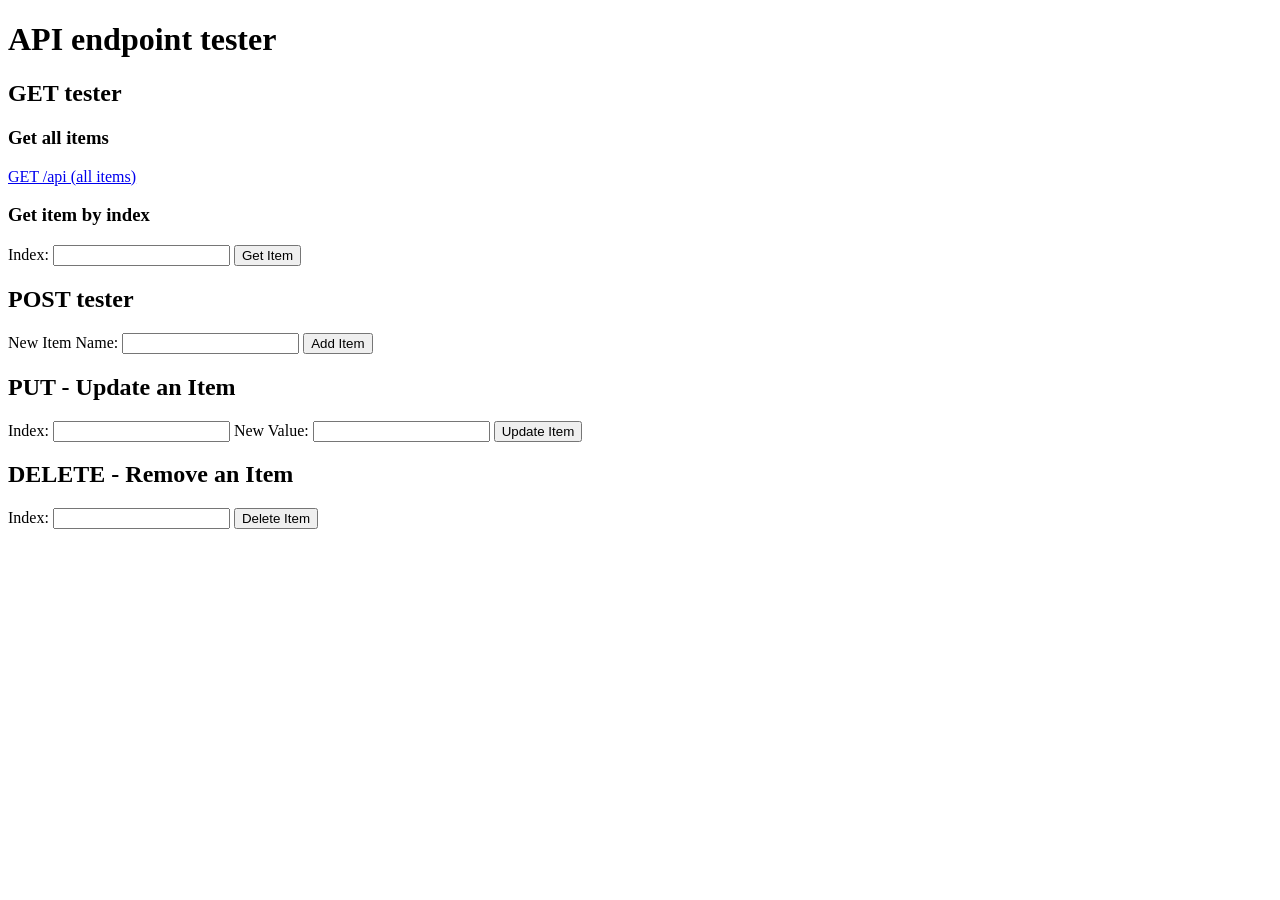
<file: HW3/index.html>
<!DOCTYPE html>
<html lang='en'>
<head>
        <meta charset='UTF-8'>
        <title>API page</title>

</head>

<body>
        <h1>API endpoint tester</h1>

        <h2>GET tester</h2>

        <h3>Get all items</h3>
        <a href="/api">GET /api (all items)</a>

        <h3>Get item by index</h3>
        <form action='/api' method="GET">
                <label for="item">Index:</label>
                <input type="number" id="index" name="index" min="0">
                <button type="submit">Get Item</button>
        </form>

        <h2>POST tester</h2>
        <form action='/api' method='POST'>
                <label for="item">New Item Name:</label>
                <input type="text" id="item" name="item">
                <button type="submit">Add Item</button>
        </form>

        <h2>PUT - Update an Item</h2>
        <form action="/api" method="POST">
            <input type="hidden" name="_method" value="PUT">
            <label for="put-index">Index:</label>
            <input type="number" id="put-index" name="index" min="0">
            <label for="put-item">New Value:</label>
            <input type="text" id="put-item" name="item">
            <button type="submit">Update Item</button>
        </form>

        <h2>DELETE - Remove an Item</h2>
        <form action="/api" method="POST">
            <input type="hidden" name="_method" value="DELETE">
            <label for="delete-index">Index:</label>
            <input type="number" id="delete-index" name="index" min="0">
            <button type="submit">Delete Item</button>
        </form>
</body>
</html>
</file>
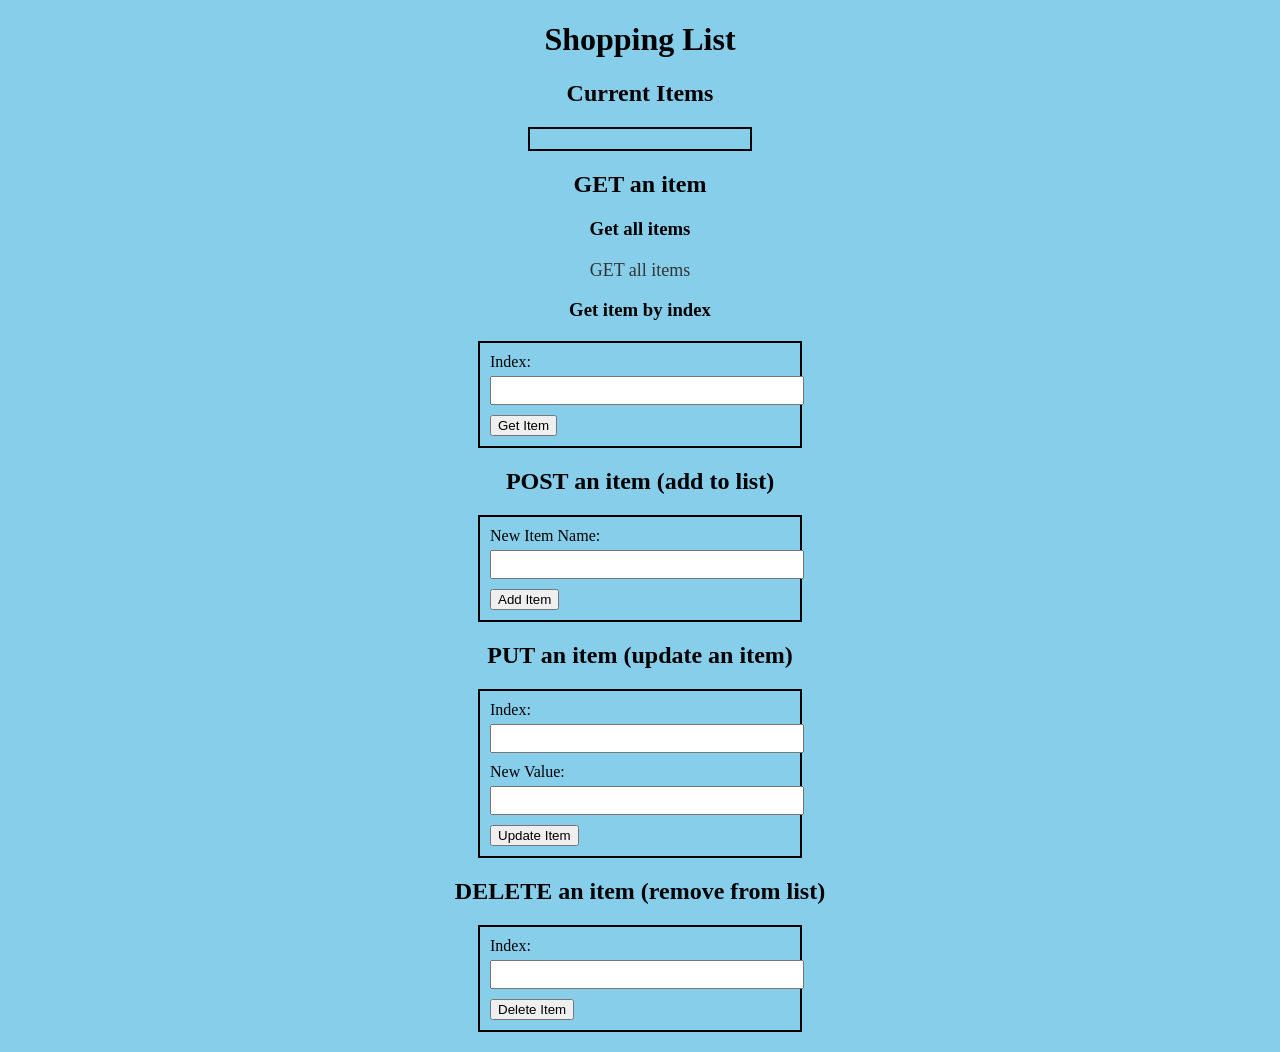
<file: HW4/index.html>
<!DOCTYPE html>
<html lang='en'>
<head>
        <meta charset='UTF-8'>
        <title>Shopping list</title>
        <script src="client.js" defer></script>
        <link rel="stylesheet" href="style.css">

</head>

<body>
        <h1>Shopping List</h1>

        <h2>Current Items</h2>
        <ul id="item-list">
                <!-- Items will be populated here -->
        </ul>
        
        
        <h2>GET an item</h2>

        <h3>Get all items</h3>
        <a href="/api">GET all items</a>

        <h3>Get item by index</h3>
        <form action='/api' method="GET">
                <label for="item">Index:</label>
                <input type="number" id="index" name="index" min="0">
                <button type="submit">Get Item</button>
        </form>

        <h2>POST an item (add to list)</h2>
        <form action='/api' method='POST' id="post-event">
                <label for="item">New Item Name:</label>
                <input type="text" id="item" name="item">
                <button type="submit">Add Item</button>
        </form>
    
        <h2>PUT an item (update an item)</h2>
        <form action="/api" method="POST" id="put-event">
            <input type="hidden" name="_method" value="PUT">
            <label for="put-index">Index:</label>
            <input type="number" id="put-index" name="index" min="0">
            <label for="put-item">New Value:</label>
            <input type="text" id="put-item" name="item">
            <button type="submit">Update Item</button>
        </form>

        <h2>DELETE an item (remove from list)</h2>
        <form action="/api" method="POST" id="delete-event">
            <input type="hidden" name="_method" value="DELETE">
            <label for="delete-index">Index:</label>
            <input type="number" id="delete-index" name="index" min="0">
            <button type="submit">Delete Item</button>
        </form>
</body>
</html>
</file>
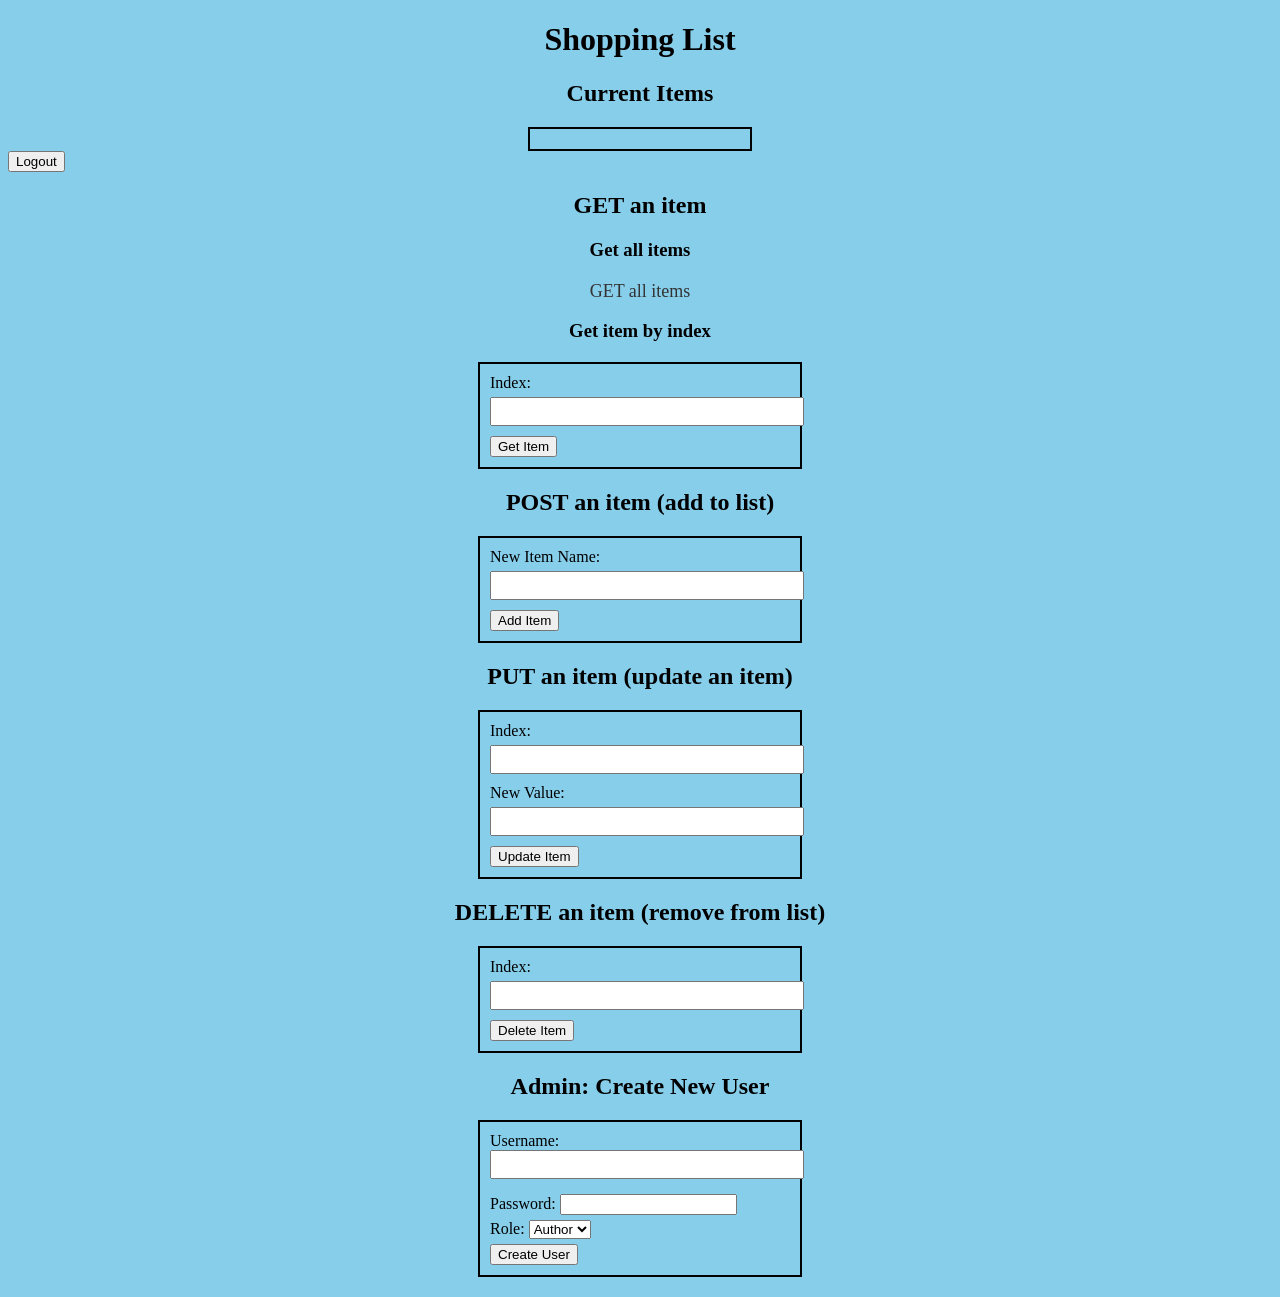
<file: HW5/index.html>
<!DOCTYPE html>
<html lang='en'>
<head>
        <meta charset='UTF-8'>
        <title>Shopping list</title>
        <script src="client.js" defer></script>
        <link rel="stylesheet" href="style.css">

</head>

<body>
        <h1>Shopping List</h1>

        <h2>Current Items</h2>
        <ul id="item-list">
                <!-- Items will be populated here -->
        </ul>

        <button id="logout-button" onclick="logout()">Logout</button>
        
        
        <h2>GET an item</h2>

        <h3>Get all items</h3>
        <a href="/api">GET all items</a>

        <h3>Get item by index</h3>
        <form action='/api' method="GET">
                <label for="item">Index:</label>
                <input type="number" id="index" name="index" min="0">
                <button type="submit">Get Item</button>
        </form>

        <h2>POST an item (add to list)</h2>
        <form action='/api' method='POST' id="post-event">
                <label for="item">New Item Name:</label>
                <input type="text" id="item" name="item">
                <button type="submit">Add Item</button>
        </form>
    
        <h2>PUT an item (update an item)</h2>
        <form action="/api" method="POST" id="put-event">
            <input type="hidden" name="_method" value="PUT">
            <label for="put-index">Index:</label>
            <input type="number" id="put-index" name="index" min="0">
            <label for="put-item">New Value:</label>
            <input type="text" id="put-item" name="item">
            <button type="submit">Update Item</button>
        </form>

        <h2>DELETE an item (remove from list)</h2>
        <form action="/api" method="POST" id="delete-event">
            <input type="hidden" name="_method" value="DELETE">
            <label for="delete-index">Index:</label>
            <input type="number" id="delete-index" name="index" min="0">
            <button type="submit">Delete Item</button>
        </form>

        <h2>Admin: Create New User</h2>
        <form id="create-user-event">
                <label>Username: <input type="text" name="username"></label>
                <label>Password: <input type="password" name="password"></label>
                <label>Role:
                        <select name="role">
                            <option value="author">Author</option>
                            <option value="admin">Admin</option>
                        </select>
                </label>
                <button type="submit">Create User</button>
        </form>
</body>
</html>
</file>
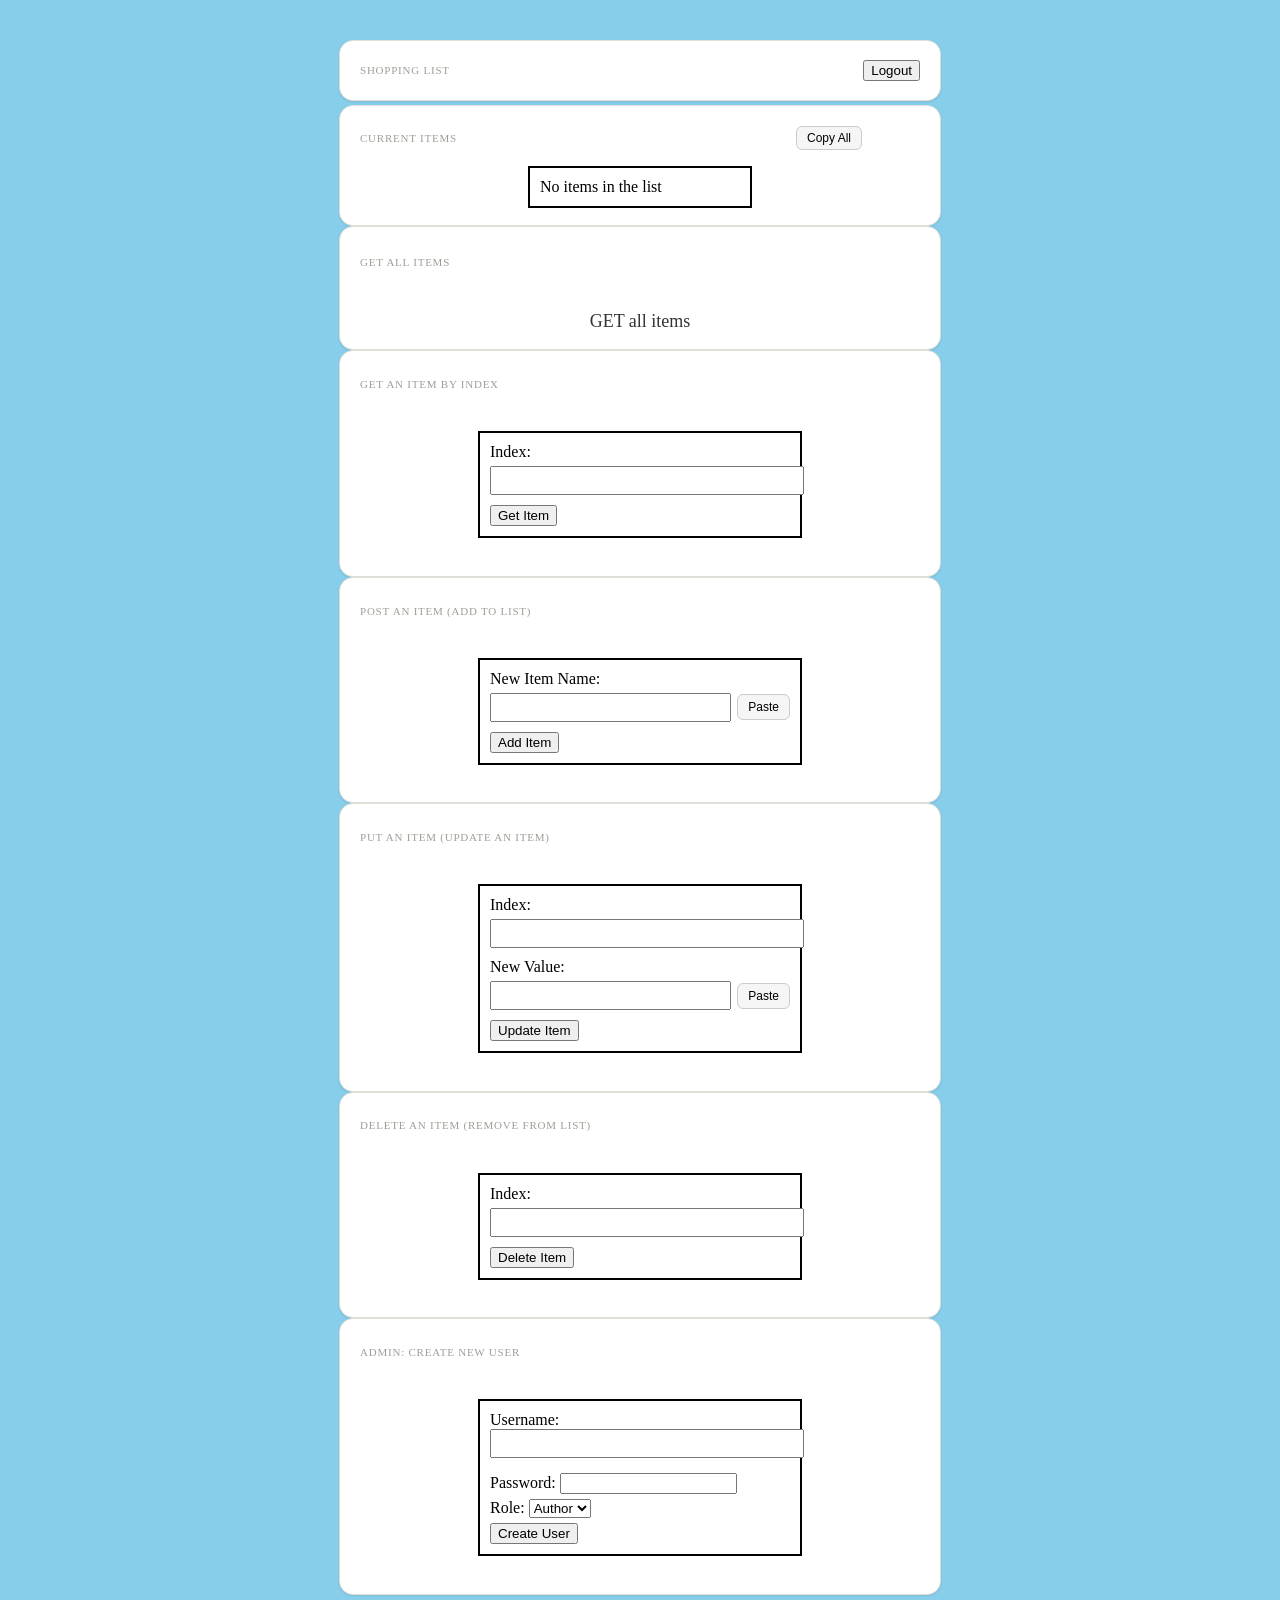
<file: HW8/index.html>
<!DOCTYPE html>
<html lang='en'>
<head>
        <meta charset='UTF-8'>
        <title>Shopping list</title>
        <script src="client.js" defer></script>
        <link rel="stylesheet" href="style.css">
</head>

<body>
        <header>
                <div class="left">
                        <h1 class="label">Shopping List</h1>
                </div>
                <button id="logout-button" onclick="logout()">Logout</button>
        </header>


        <section class="card">
                <div class="header">
                        <h2 class="label">Current Items</h2>
                        <button id="copy-all-btn" class="icon-btn" title="Copy all items to clipboard">Copy All</button>
                        <button id="share-btn" class="icon-btn" title="Share list via OS share sheet">Share</button>
                        <span id="copy-feedback" class="copy-feedback" aria-live="polite"></span>
                </div>
                <ul id="item-list">
                        <li class="empty">No items in the list</li>
                </ul>
        </section>


        <section class="card">
                <div class="header">
                        <h3 class="label">Get all items</h3>
                </div>
                <a href="/api">GET all items</a>
        </section>


        <section class="card">
                <div class="header">
                        <h2 class="label">GET an item by index</h2>
                </div>
                <form action='/api' method="GET">
                        <label for="item">Index:</label>
                        <input type="number" id="index" name="index" min="0">
                        <button type="submit">Get Item</button>
                </form>
        </section>


        <section class="card">
                <div class="header">
                        <h2 class="label">POST an item (add to list)</h2>
                </div>
                <form action='/api' method='POST' id="post-event">
                        <label for="item">New Item Name:</label>
                        <div class="input-row">
                                <input type="text" id="item" name="item">
                                <button type="button" class="paste-btn" data-target="item" title="Paste from clipboard">Paste</button>
                        </div>
                        <button type="submit">Add Item</button>
                </form>
        </section>

        <section class="card">
                <div class="header">
                        <h2 class="label">PUT an item (update an item)</h2>
                </div>
                <form action="/api" method="POST" id="put-event">
                        <input type="hidden" name="_method" value="PUT">
                        <label for="put-index">Index:</label>
                        <input type="number" id="put-index" name="index" min="0">
                        <label for="put-item">New Value:</label>
                        <div class="input-row">
                                <input type="text" id="put-item" name="item">
                                <button type="button" class="paste-btn" data-target="put-item" title="Paste from clipboard">Paste</button>
                        </div>
                        <button type="submit">Update Item</button>
                </form>
        </section>


        <section class="card">
                <div class="header">
                        <h2 class="label">DELETE an item (remove from list)</h2>
                </div>
                <form action="/api" method="POST" id="delete-event">
                        <input type="hidden" name="_method" value="DELETE">
                        <label for="delete-index">Index:</label>
                        <input type="number" id="delete-index" name="index" min="0">
                        <button type="submit">Delete Item</button>
                </form>
        </section>


        <section class="card">
                <div class="header">
                        <h2 class="label">Admin: Create New User</h2>
                </div>
                <form id="create-user-event">
                        <label>Username: <input type="text" name="username"></label>
                        <label>Password: <input type="password" name="password"></label>
                        <label>Role:
                                <select name="role">
                                        <option value="author">Author</option>
                                        <option value="admin">Admin</option>
                                </select>
                        </label>
                        <button type="submit">Create User</button>
                </form>
        </section>
</body>
</html>
</file>
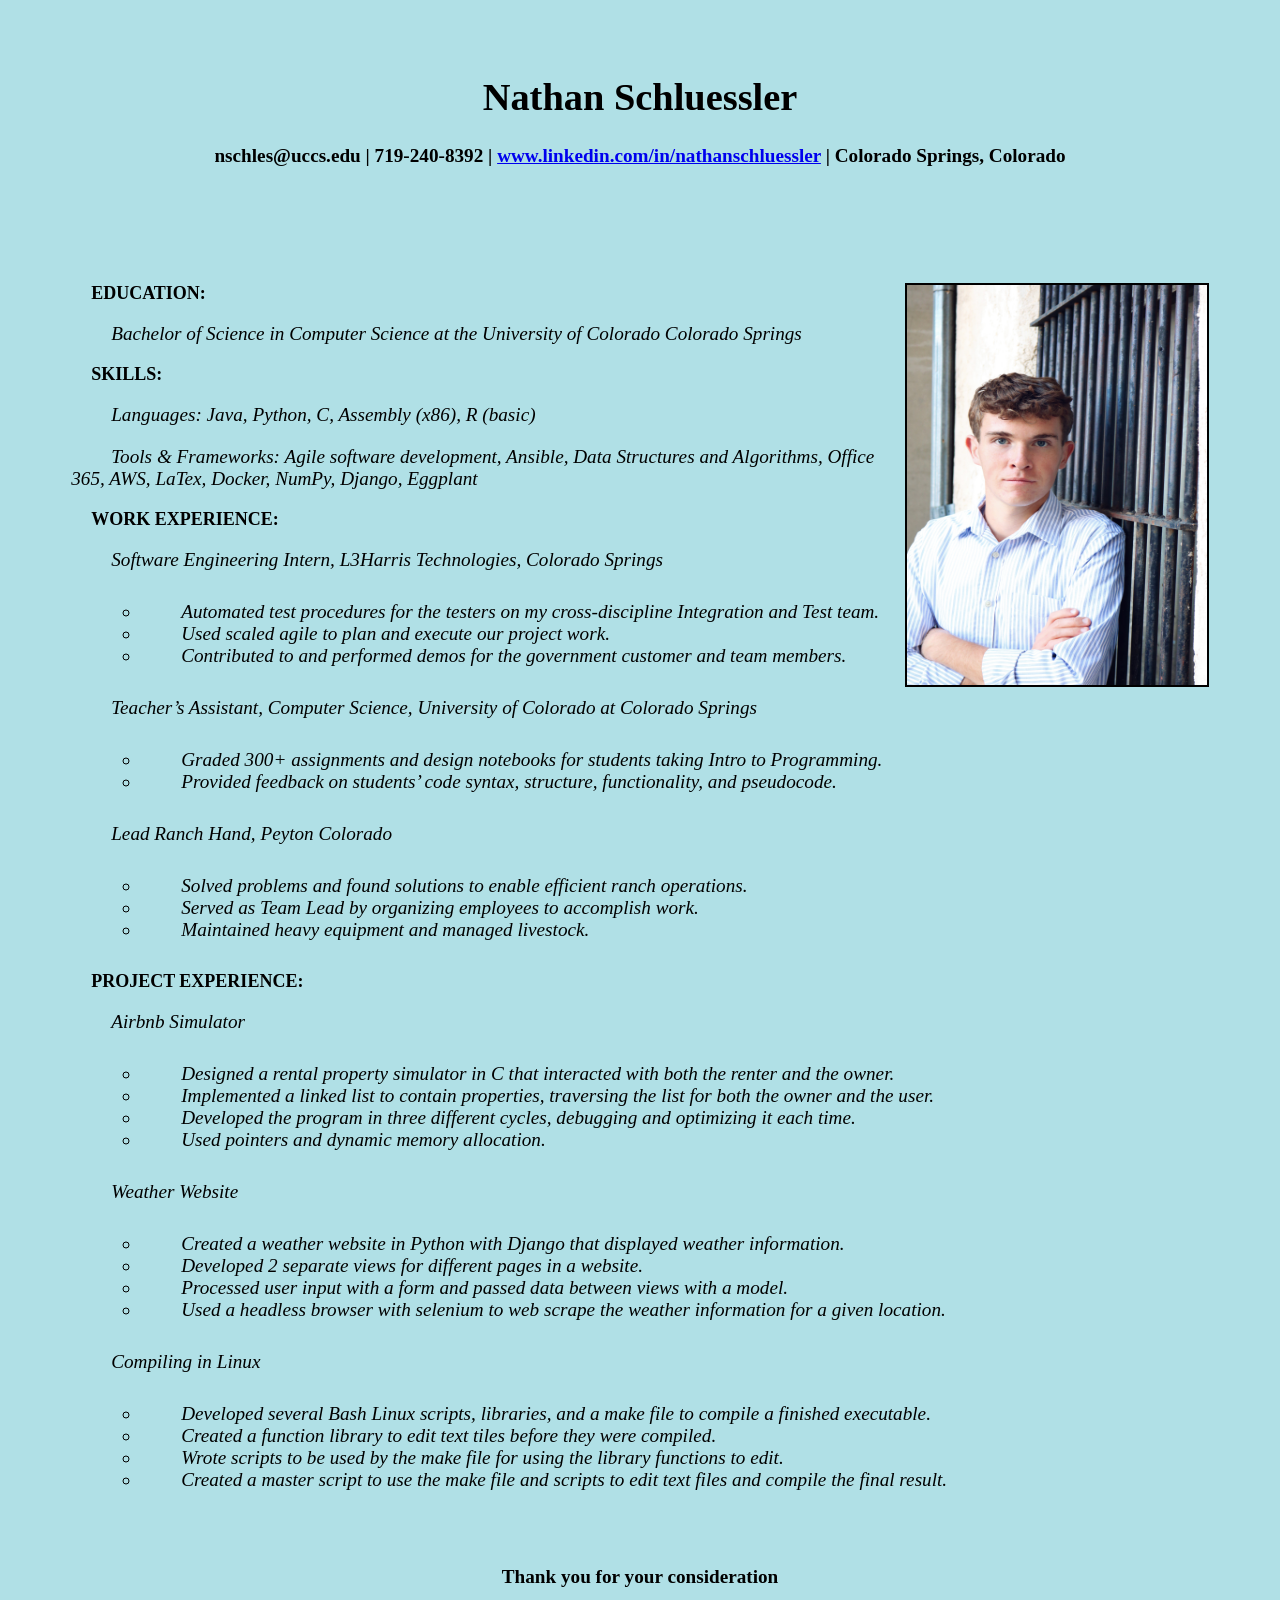
<file: HW0 Nathan Schluessler/ResumeNathanSchluessler.html>
<!DOCTYPE html>
<html lang="en">
    <head> 
        <title>Nathan Schluessler Resume</title>
        <link rel="stylesheet" type="text/css" href="ResumeNathanSchluessler.css">
    </head>
    <body>
        <header>
            <h1>Nathan Schluessler</h1>
            <p class="screen">nschles@uccs.edu | 719-240-8392 | <a href="https://www.linkedin.com/in/nathanschluessler/" class="screen">www.linkedin.com/in/nathanschluessler</a> | Colorado Springs, Colorado</p>
            <p class="print">nschles@uccs.edu | 719-240-8392 | Colorado Springs, Colorado</p>

        </header>

        <article>
            <img src="IMG_9624.jpg" class="screen" alt="Personal Headshot">
            <h2>EDUCATION:</h2>
            <p class="indent">Bachelor of Science in Computer Science at the University of Colorado Colorado Springs</p>
   
            <h2>SKILLS:</h2>
            <p class="indent">Languages: Java, Python, C, Assembly (x86), R (basic) </p> 
            <p class="indent">Tools & Frameworks: Agile software development, Ansible, Data Structures and Algorithms, Office 365, AWS, LaTex, Docker, NumPy, Django, Eggplant</p>

            <h2>WORK EXPERIENCE:</h2>
            <p class="indent">Software Engineering Intern, L3Harris Technologies, Colorado Springs</p>
            <ul>
                <li>Automated test procedures for the testers on my cross-discipline Integration and Test team.</li>
                <li>Used scaled agile to plan and execute our project work.</li>
                <li>Contributed to and performed demos for the government customer and team members.</li>

            </ul>

            <p class="indent">Teacher’s Assistant, Computer Science, University of Colorado at Colorado Springs</p>
            <ul>
                <li>Graded 300+  assignments and design notebooks for students taking Intro to Programming.</li>
                <li>Provided feedback on students’ code syntax, structure, functionality, and pseudocode.</li>
            </ul>

            <p class="indent">Lead Ranch Hand, Peyton Colorado</p>
            <ul>
                <li>Solved problems and found solutions to enable efficient ranch operations.</li>
                <li>Served as Team Lead by organizing employees to accomplish work.</li>
                <li>Maintained heavy equipment and managed livestock.</li>
            </ul>   
            
            <h2>PROJECT EXPERIENCE:</h2>
            <p class="indent">Airbnb Simulator</p>
            <ul>
                <li>Designed a rental property simulator in C that interacted with both the renter and the owner.</li>
                <li>Implemented a linked list to contain properties, traversing the list for both the owner and the user.</li>
                <li>Developed the program in three different cycles, debugging and optimizing it each time.</li>
                <li>Used pointers and dynamic memory allocation.</li>
            </ul>

            <p class="indent">Weather Website</p>
            <ul>
                <li>Created a weather website in Python with Django that displayed weather information.</li>
                <li>Developed 2 separate views for different pages in a website.</li>
                <li>Processed user input with a form and passed data between views with a model.</li>
                <li>Used a headless browser with selenium to web scrape the weather information for a given location.</li>
            </ul>

            <p class="indent">Compiling in Linux</p>
            <ul>
                <li>Developed several Bash Linux scripts, libraries, and a make file to compile a finished executable.</li>
                <li>Created a function library to edit text tiles before they were compiled.</li>
                <li>Wrote scripts to be used by the make file for using the library functions to edit.</li>
                <li>Created a master script to use the make file and scripts to edit text files and compile the final result.</li>
            </ul>
        </article>     
        
        <footer class="screen">
            <div>
                Thank you for your consideration
            </div>
        </footer>
    </body>
</html>
</file>
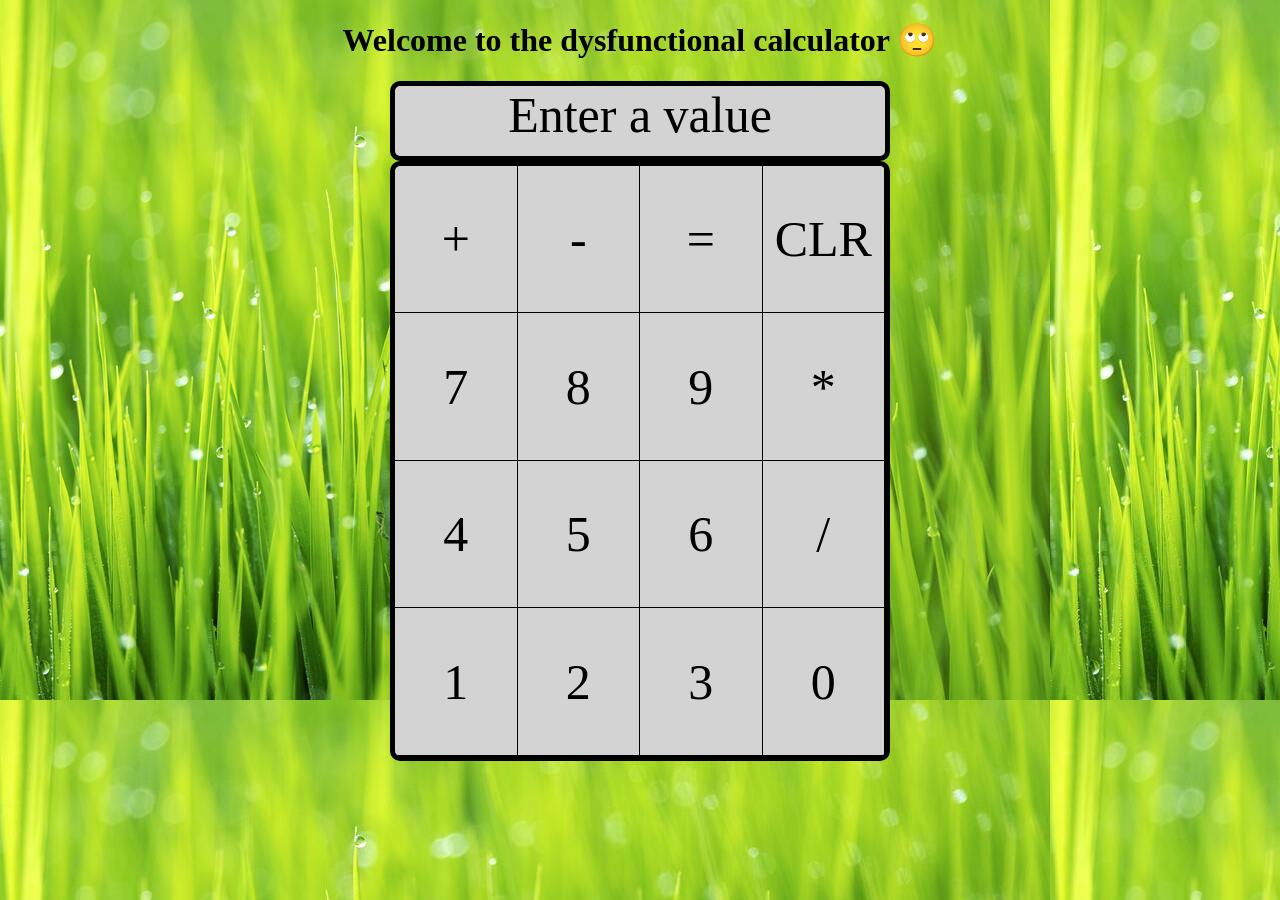
<file: HW1/CalculatorNathanSchluessler.html>
<!DOCTYPE html>
<html lang="en">
    <head>
        <title>Calculator</title>
        <link rel="stylesheet" type="text/css" href="CalculatorNathanSchluessler.css">
        <script src="CalculatorNathanSchluessler.js" defer></script>
    </head>
    <body>
        <header>
            <h1>Welcome to the dysfunctional calculator 🙄</h1>
        </header>
        <main>
            <table>
                <caption id="solution">Enter a value</caption>
                <tbody id="type">
                    <tr>
                        <td> + </td>
                        <td> - </td>
                        <td id="equals"> = </td>
                        <td id="reset">CLR</td>
                    </tr>
                    <tr>
                        <td> 7 </td>
                        <td> 8 </td>
                        <td> 9 </td>
                        <td> * </td>
                    </tr>
                    <tr>
                        <td> 4 </td>
                        <td> 5 </td>
                        <td> 6 </td>
                        <td> / </td>
                    </tr>   
                    <tr>
                        <td> 1 </td>
                        <td> 2 </td>
                        <td> 3 </td>
                        <td> 0 </td>
                    </tr>                  
                </tbody>
            </table>
        </main>
        <footer>
            <h1 id="support"></h1>
        </footer>
    </body>
</html>
</file>
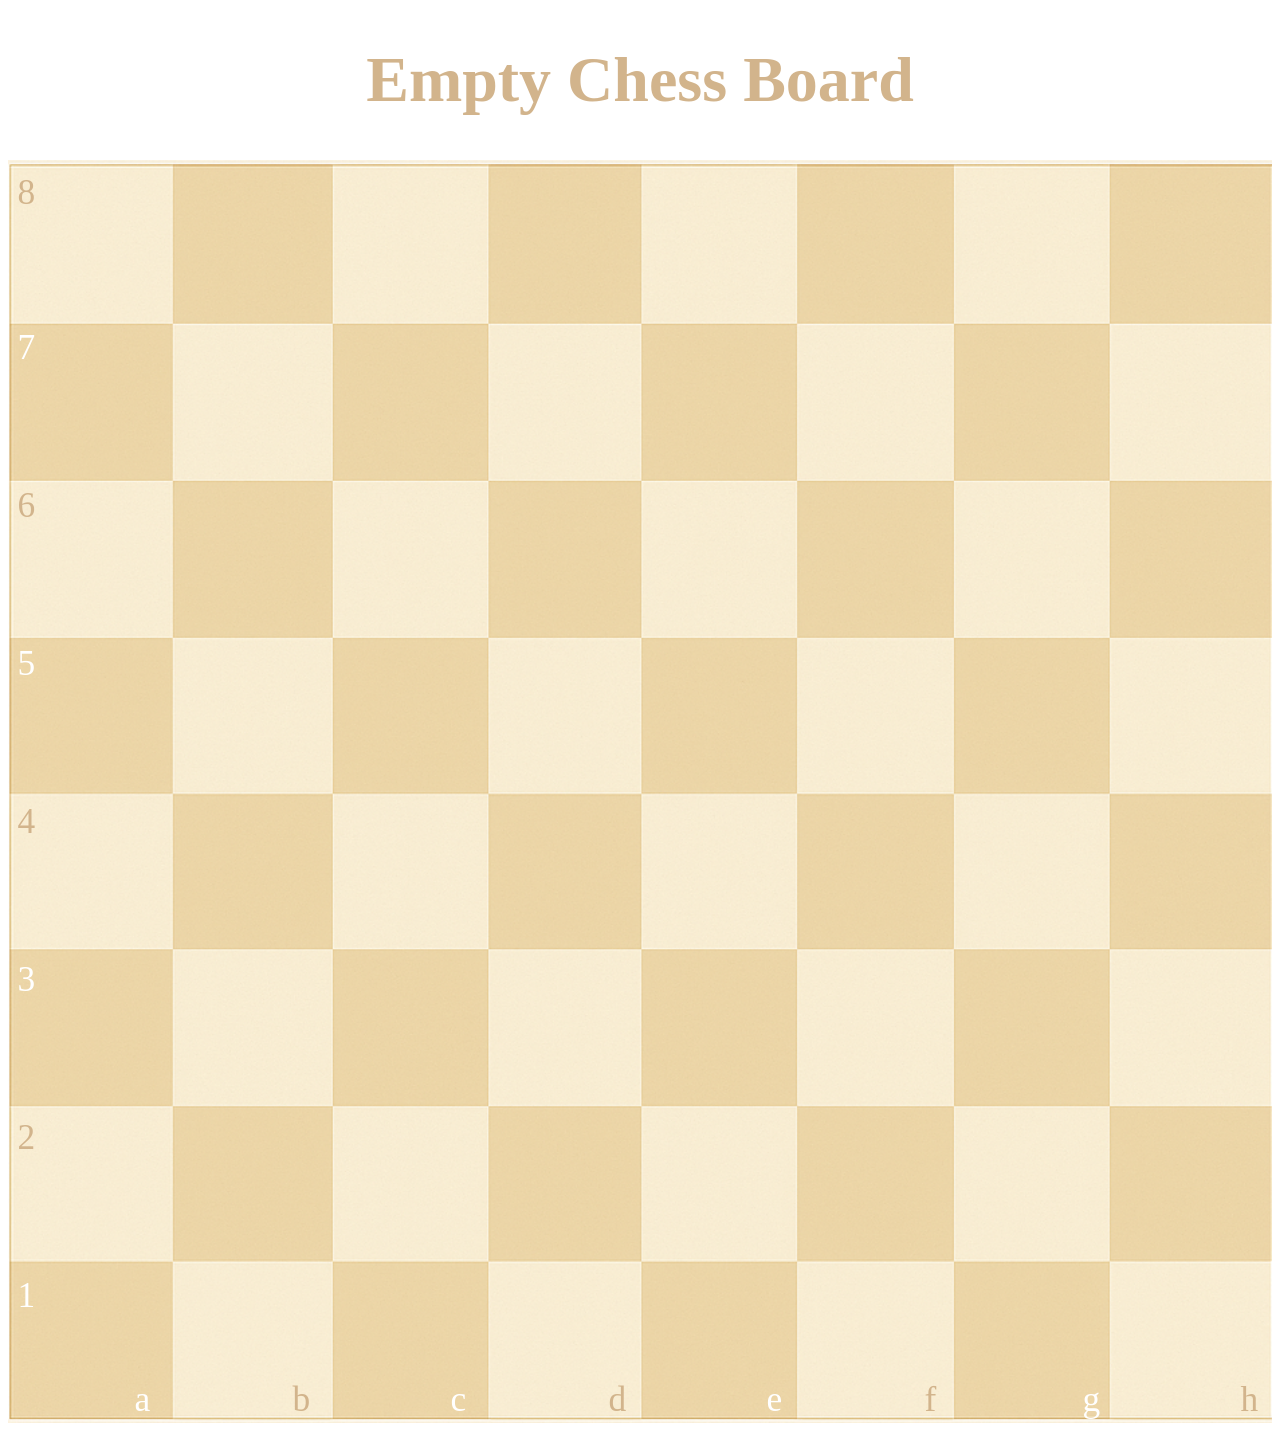
<file: HW2/board.html>
<!DOCTYPE html>
<html lang="en">
    <head>
        <title>Play</title>
        <meta charset="UTF-8">
        <link rel="stylesheet" type="text/css" href="chess.css">
    </head>
    <body>
        <header>
            <h1>Empty Chess Board</h1>
        </header>
        <p class="standard-board" id="standard-board">
            <svg viewBox="0 0 100 100" class="coordinates">
                <text x="0.75" y="3.5"   font-size="2.8" class="position-white">8</text>
                <text x="0.75" y="15.75" font-size="2.8" class="position-black">7</text>
                <text x="0.75" y="28.25" font-size="2.8" class="position-white">6</text>
                <text x="0.75" y="40.75" font-size="2.8" class="position-black">5</text>
                <text x="0.75" y="53.25" font-size="2.8" class="position-white">4</text>
                <text x="0.75" y="65.75" font-size="2.8" class="position-black">3</text>
                <text x="0.75" y="78.25" font-size="2.8" class="position-white">2</text>
                <text x="0.75" y="90.75" font-size="2.8" class="position-black">1</text>
                <text x="10"   y="99"    font-size="2.8" class="position-black">a</text>
                <text x="22.5" y="99"    font-size="2.8" class="position-white">b</text>
                <text x="35"   y="99"    font-size="2.8" class="position-black">c</text>
                <text x="47.5" y="99"    font-size="2.8" class="position-white">d</text>
                <text x="60"   y="99"    font-size="2.8" class="position-black">e</text>
                <text x="72.5" y="99"    font-size="2.8" class="position-white">f</text>
                <text x="85"   y="99"    font-size="2.8" class="position-black">g</text>
                <text x="97.5" y="99"    font-size="2.8" class="position-white">h</text>
            </svg></p>
    </body>
</html>
</file>
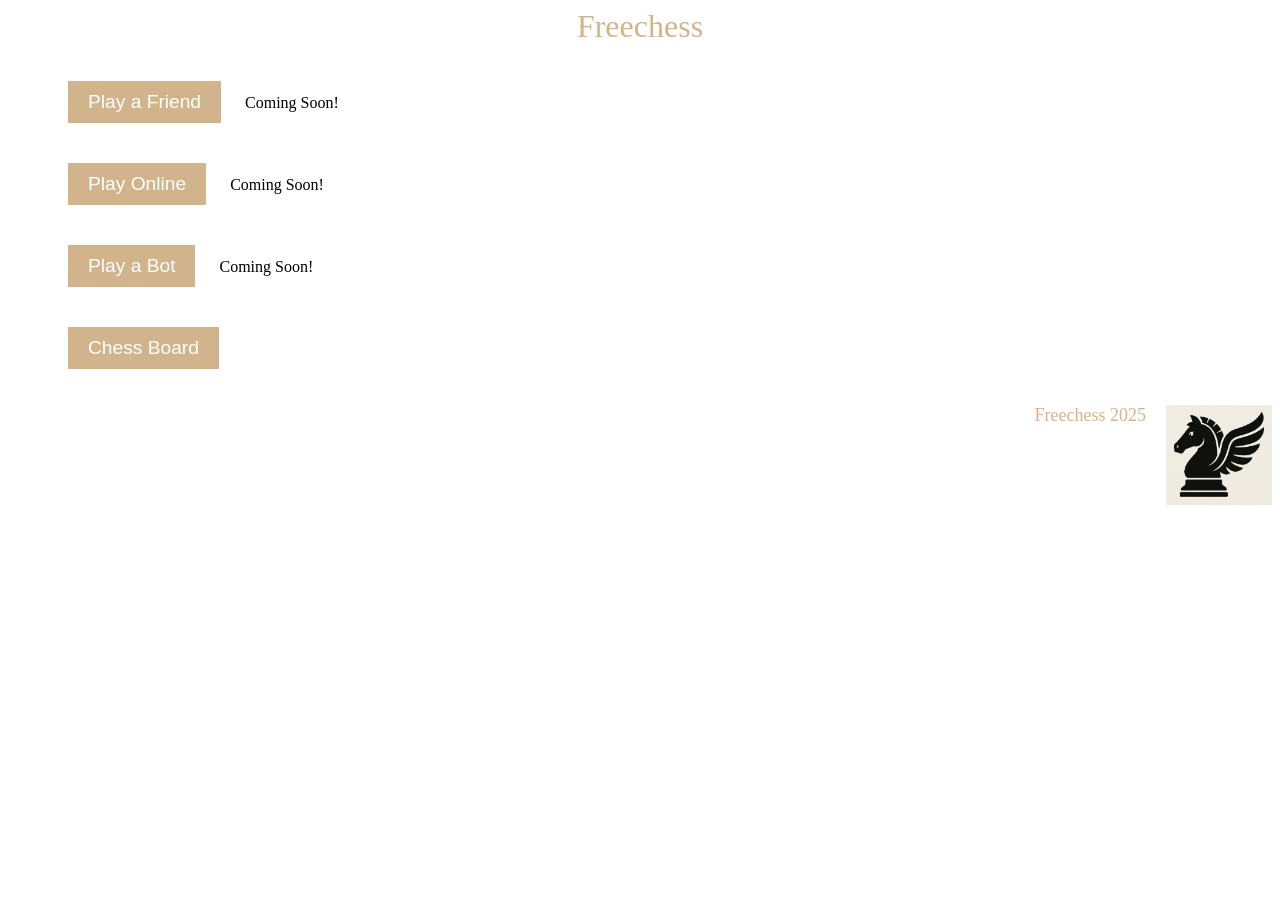
<file: HW2/home.html>
<!DOCTYPE html>
<html lang="en">
    <head>
        <title>Home</title>
        <meta charset="UTF-8">
        <link rel="stylesheet" type="text/css" href="chess.css">
    </head>
    <body>
        <header>
            Freechess
        </header>
        <main>
            <ul>
                <li>
                    <button onclick="location.href='play-friend.html'">Play a Friend</button>
                    Coming Soon!
                </li>
                <li>
                    <button onclick="location.href='play.html'">Play Online</button>
                    Coming Soon!
                </li>
                <li>
                    <button onclick="location.href='play-bot.html'">Play a Bot</button>
                    Coming Soon!
                </li>
                <li>
                    <button onclick="location.href='board.html'">Chess Board</button>
                </li>
            </ul>
        </main>
        <footer>
            <img src="images/ChessLogo.png" alt="logo">
            Freechess 2025
        </footer>
    </body>
</html>
</file>
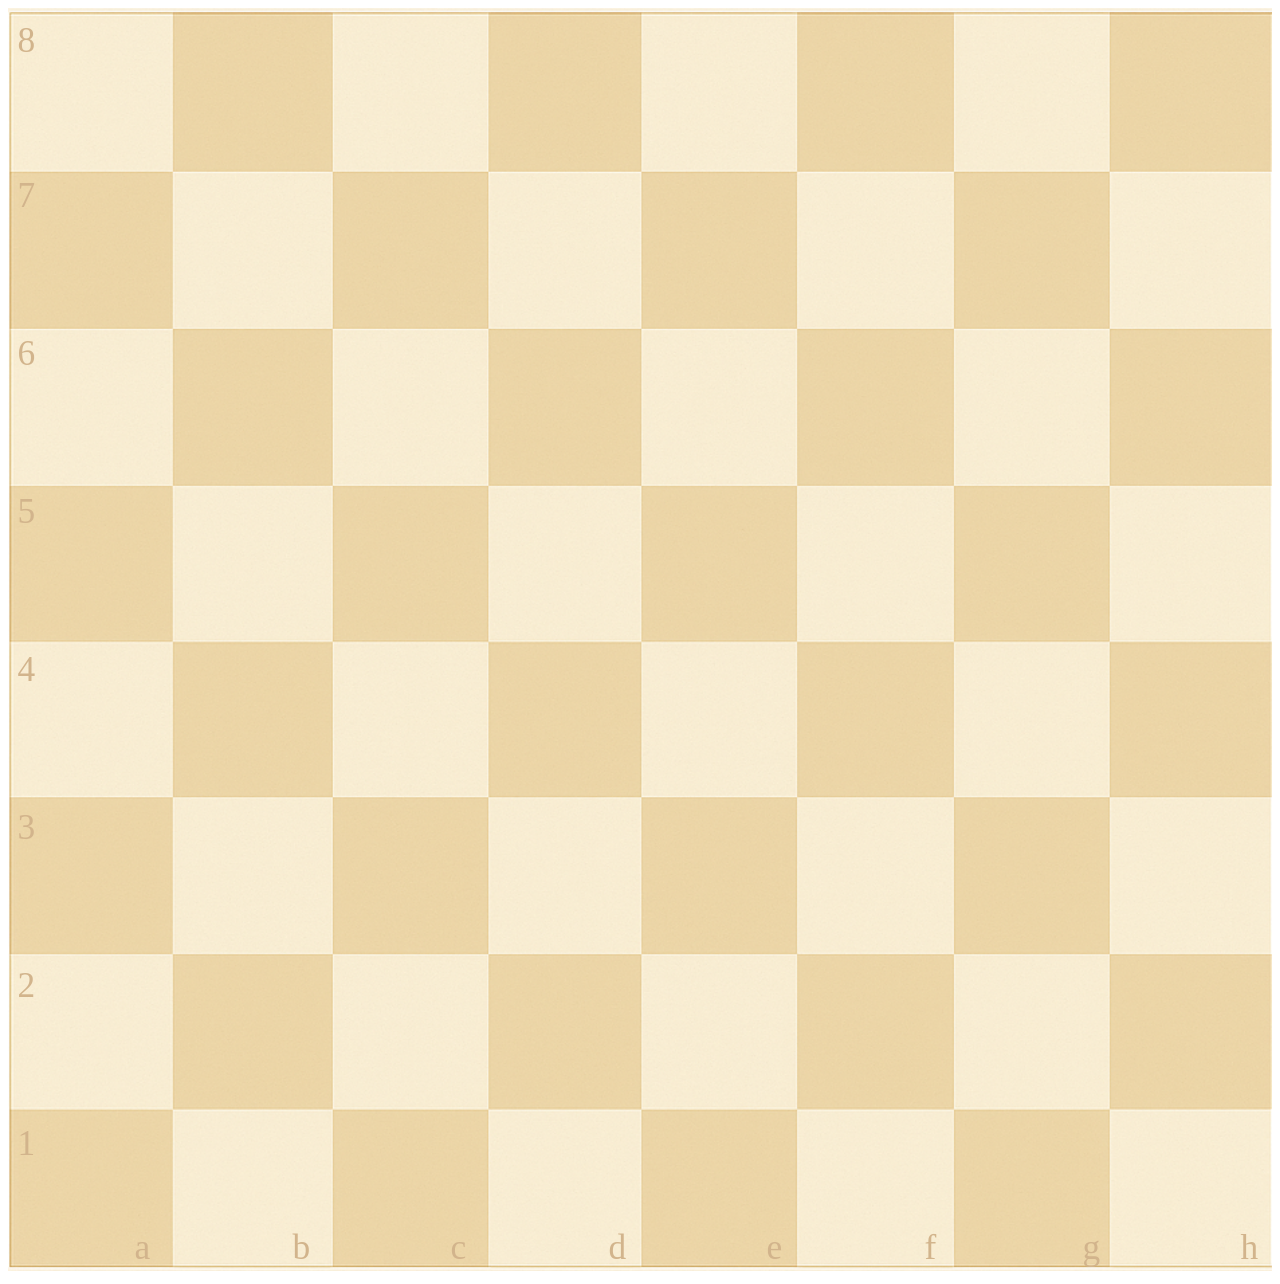
<file: HW2/play.html>
<!DOCTYPE html>
<html lang="en">
    <head>
        <title>Play</title>
        <link rel="stylesheet" type="text/css" href="chess.css">
    </head>
    <body>
        <header>

        </header>
        <div class="standard-board" id="standard-board">
            <svg viewBox="0 0 100 100" class="coordinates">
                <text x="0.75" y="3.5"   font-size="2.8" class="position-white">8</text>
                <text x="0.75" y="15.75" font-size="2.8" class="position-white">7</text>
                <text x="0.75" y="28.25" font-size="2.8" class="position-white">6</text>
                <text x="0.75" y="40.75" font-size="2.8" class="position-white">5</text>
                <text x="0.75" y="53.25" font-size="2.8" class="position-white">4</text>
                <text x="0.75" y="65.75" font-size="2.8" class="position-white">3</text>
                <text x="0.75" y="78.25" font-size="2.8" class="position-white">2</text>
                <text x="0.75" y="90.75" font-size="2.8" class="position-white">1</text>
                <text x="10"   y="99"    font-size="2.8" class="position-white">a</text>
                <text x="22.5" y="99"    font-size="2.8" class="position-white">b</text>
                <text x="35"   y="99"    font-size="2.8" class="position-white">c</text>
                <text x="47.5" y="99"    font-size="2.8" class="position-white">d</text>
                <text x="60"   y="99"    font-size="2.8" class="position-white">e</text>
                <text x="72.5" y="99"    font-size="2.8" class="position-white">f</text>
                <text x="85"   y="99"    font-size="2.8" class="position-white">g</text>
                <text x="97.5" y="99"    font-size="2.8" class="position-white">h</text>
            </svg>
            
            <div class="piece br square-88" style></div>
            <div class="piece br square-81" style></div>
            <div class="piece bb square-83" style></div>
            <div class="piece bb square-86" style></div>
            <div class="piece bn square-82" style></div>
            <div class="piece bn square-87" style></div>
            <div class="piece bq square-88" style></div>
            <div class="piece bk square-88" style></div>
            <div class="piece bp square-78" style></div>
            <div class="piece bp square-77" style></div>
            <div class="piece bp square-76" style></div>
            <div class="piece bp square-75" style></div>
            <div class="piece bp square-74" style></div>
            <div class="piece bp square-73" style></div>
            <div class="piece bp square-72" style></div>
            <div class="piece bp square-71" style></div>
            <div class="piece wr square-18" style></div>
            <div class="piece wr square-11" style></div>
            <div class="piece wb square-13" style></div>
            <div class="piece wb square-16" style></div>
            <div class="piece wn square-12" style></div>
            <div class="piece wn square-17" style></div>
            <div class="piece wk square-15" style></div>
            <div class="piece wq square-14" style></div>
            <div class="piece wp square-11" style></div>
            <div class="piece wp square-12" style></div>
            <div class="piece wp square-13" style></div>
            <div class="piece wp square-14" style></div>
            <div class="piece wp square-15" style></div>
            <div class="piece wp square-16" style></div>
            <div class="piece wp square-17" style></div>
            <div class="piece wp square-18" style></div>
        </div>
        <footer>
            
        </footer>
    </body>
</html>
</file>
<file: HW4/style.css>
#item-list {
    border: 2px solid black;
    padding: 10px;
    width: 200px;
    margin: 0 auto;
}


form {
    border: 2px solid black;
    padding: 10px;
    width: 300px;
    margin: 20px auto;
}

label {
    display: block;
    margin-bottom: 5px;
}

input[type="text"], input[type="number"] {
    width: 100%;
    padding: 5px;
    margin-bottom: 10px;
}

body {
    background-color: #87CEEB; 
}


h1, h2, h3 {
    text-align: center;
}

ul {
    list-style-type: none;
    padding: 0;
}

a {
    display: block;
    text-align: center;
    margin-top: 20px;
    font-size: 18px;
    color: #333;
    text-decoration: none;
}
</file>
<file: HW5/style.css>
#item-list {
    border: 2px solid black;
    padding: 10px;
    width: 200px;
    margin: 0 auto;
}


form {
    border: 2px solid black;
    padding: 10px;
    width: 300px;
    margin: 20px auto;
}

label {
    display: block;
    margin-bottom: 5px;
}

input[type="text"], input[type="number"] {
    width: 100%;
    padding: 5px;
    margin-bottom: 10px;
}

body {
    background-color: #87CEEB; 
}


h1, h2, h3 {
    text-align: center;
}

ul {
    list-style-type: none;
    padding: 0;
}

a {
    display: block;
    text-align: center;
    margin-top: 20px;
    font-size: 18px;
    color: #333;
    text-decoration: none;
}
</file>
<file: HW8/style.css>
#item-list {
    border: 2px solid black;
    padding: 10px;
    width: 200px;
    margin: 0 auto;
}


form {
    border: 2px solid black;
    padding: 10px;
    width: 300px;
    margin: 20px auto;
}

label {
    display: block;
    margin-bottom: 5px;
}

input[type="text"], input[type="number"] {
    width: 100%;
    padding: 5px;
    margin-bottom: 10px;
}

body {
    background-color: #87CEEB; 
    display: flex;
    flex-direction: column;
    align-items: center;
    padding: 2rem 1rem 4rem;
}


h1, h2, h3 {
    text-align: center;
}

ul {
    list-style-type: none;
    padding: 0;
}

a {
    display: block;
    text-align: center;
    margin-top: 20px;
    font-size: 18px;
    color: #333;
    text-decoration: none;
}

.item-value {
    display: block;
    font-weight: bold;
}

.item-meta {
    display: block;
    font-size: 12px;
    color: #555;
    margin-top: 2px;
}

.card {
  background: #ffffff;
  border: 1px solid #e2e0d8;
  border-radius: 14px;
  padding: 1.1rem 1.25rem;
  box-shadow: 0 1px 3px rgba(0,0,0,0.06), 0 1px 2px rgba(0,0,0,0.04);
  display: flex;
  flex-direction: column;
  gap: 12px;
  width: 100%;
  max-width: 560px;
}

.header {
  display: flex;
  align-items: center;
  gap: 8px;
}

.label {
  font-size: 11px;
  font-weight: 500;
  text-transform: uppercase;
  letter-spacing: 0.07em;
  color: #a09d96;
}

.left {
  display: flex;
  align-items: center;
  gap: 10px;
}

header {
  display: flex;
  align-items: center;
  justify-content: space-between;
  padding: 1rem 1.25rem;
  background: #ffffff;
  border: 1px solid #e2e0d8;
  border-radius: 14px;
  box-shadow: 0 1px 3px rgba(0,0,0,0.06), 0 1px 2px rgba(0,0,0,0.04);
  margin-bottom: 4px;
  width: 100%;
  max-width: 560px;
}

.icon-btn {
  margin-left: auto;
  padding: 4px 10px;
  font-size: 12px;
  border: 1px solid #ccc;
  border-radius: 6px;
  background: #f5f5f5;
  cursor: pointer;
  transition: background 0.15s;
}
.icon-btn:hover { background: #e8e8e8; }

.copy-feedback {
  font-size: 12px;
  color: #2e7d32;
  min-width: 50px;
}

.input-row {
  display: flex;
  gap: 6px;
  align-items: center;
  margin-bottom: 10px;
}

.input-row input[type="text"] {
  flex: 1;
  margin-bottom: 0; 
}

.paste-btn {
  flex-shrink: 0;
  padding: 5px 10px;
  font-size: 12px;
  border: 1px solid #ccc;
  border-radius: 6px;
  background: #f5f5f5;
  cursor: pointer;
  white-space: nowrap;
  transition: background 0.15s;
}

.paste-btn:hover { 
  background: #e8e8e8; 
}

.notif-status {
  font-size: 12px;
  padding: 3px 8px;
  border-radius: 6px;
  display: inline-block;
}
.notif-status.granted  { background: #e8f5e9; color: #2e7d32; }
.notif-status.denied   { background: #fdecea; color: #b71c1c; }
.notif-status.default  { background: #fff8e1; color: #f57f17; }
</file>
<file: HW0 Nathan Schluessler/ResumeNathanSchluessler.css>
body {
                font: 1.2rem "Fira Sans", serif;
            }

            article {
                margin: 5%;
            }

            header,
            footer {
                margin: 75px;
                text-align: center;
                font-size: 18px;
                font: bold 1.2rem "Fira Sans", serif;
            }

            h2 {
                font-size: 18px;
                text-indent: 20px;
            }

            p.indent,
            li {
                font-size: 12px;
                text-indent: 40px;
                font: italic 1.2rem "Fira Sans", serif;
            }

            ul {
                margin: 30px;
                list-style: circle;
            }
                
            img {
                width: 300px; height: 400px; 
                border: 2px solid black;
                float: right;
            }
            

            @media print {
                .screen {
                    visibility: hidden;
                    display: none;

                }
            }

            @media screen {
                .print {
                    visibility: hidden;
                }

                body {
                    background-color:powderblue;
                    text-indent: 0px;
                    justify-content: center;
                    flex-direction: column;
                }
            }
</file>
<file: HW1/CalculatorNathanSchluessler.css>
html {
    background-image: url("spring-or-summer-season-abstract-nature-background-free-photo-1613748503.jpg");
}

h1{
    text-align: center;
}

table {
    table-layout: fixed;
    width: 500px;
    height: 600px;
    border-spacing: 0;
    border-collapse: separate;
    border-radius: 10px;
    border: 5px solid black;
    font-size: 50px;
    margin: auto;
    background-color: lightgrey;
}

caption {
    table-layout: fixed;
    height: 70px;
    border-spacing: 0;
    border-collapse: separate;
    border-radius: 10px;    
    border: 5px solid black;
    font-size: 50px;
    margin: auto;
    background-color: lightgrey;
}

td {
    border-bottom: 1px solid black;
    border-right: 1px solid black;
}

tr {
    text-align: center;
}

thead {
    border: 2px;
}
</file>
<file: HW2/chess.css>
.standard-board { 
    background-image: url("images/ChessBoard.png");
    background-repeat: no-repeat;
    background-size: 100%;
}

.position-black {
    fill: white
}

.position-white {
    fill: tan
}

img {
    height: 100px; 
    float: right;
    margin-left: 20px;
}

footer {
    color: tan;
    font-size: large;
    text-align: right;
}

li {
    list-style-type: none;
}

button {
    background-color: tan;
    color: white;
    border: none;
    font-size: larger;
    padding: 10px 20px;
    margin: 20px;
}

header {
    color: tan;
    font-size: xx-large;
    text-align: center;
}
</file>
